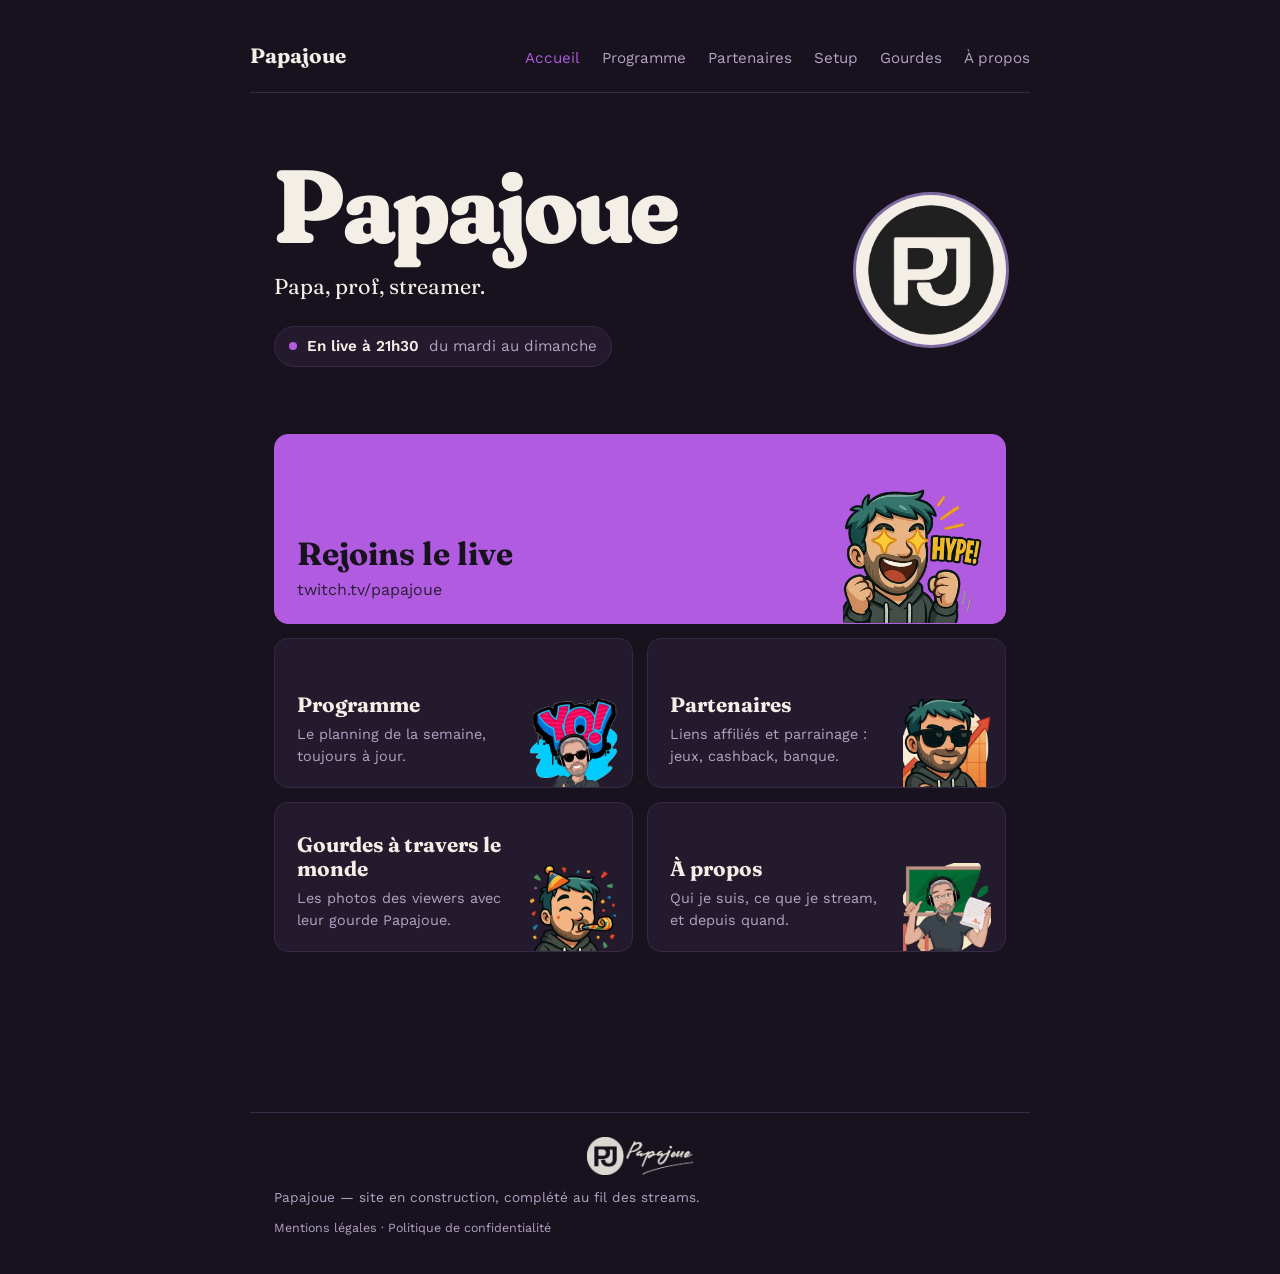
<file: index.html>
<!DOCTYPE html>
<html lang="fr">
<head>
<meta charset="UTF-8">
<meta name="viewport" content="width=device-width, initial-scale=1.0">
<title>Papajoue</title>
<link rel="icon" href="img/logo.png">
<script>
  // Animation d'arrivée : seulement à la première visite de l'accueil pendant la session
  try {
    if (!sessionStorage.getItem('papajoue-intro')) {
      document.documentElement.classList.add('intro');
      sessionStorage.setItem('papajoue-intro', '1');
    }
  } catch (e) {}
</script>
<link rel="stylesheet" href="style.css">
</head>
<body>

<header class="site-header">
  <div class="inner">
    <a class="brand" href="index.html">Papajoue</a>
    <nav class="site-nav">
      <a href="index.html" class="active">Accueil</a>
      <a href="programme.html">Programme</a>
      <a href="partenaires.html">Partenaires</a>
      <a href="setup.html">Setup</a>
      <a href="gourdes.html">Gourdes</a>
      <a href="apropos.html">À propos</a>
    </nav>
  </div>
</header>

<main class="wrap">
  <section class="home-hero">
    <div>
      <h1 class="home-title">Papajoue</h1>
      <p class="home-roles">Papa, prof, streamer.</p>
      <p class="home-live">
        <span class="dot" aria-hidden="true"></span>
        <strong>En live à 21h30</strong>
        <span>du mardi au dimanche</span>
      </p>
    </div>
    <div class="home-logo">
      <img src="img/logo.png" alt="Logo Papajoue">
    </div>
  </section>

  <nav class="home-grid" aria-label="Rubriques du site">
    <a class="tile tile-live" href="https://www.twitch.tv/papajoue" target="_blank" rel="noopener">
      <span class="tile-title">Rejoins le live</span>
      <span class="tile-desc">twitch.tv/papajoue</span>
      <img class="tile-emote" src="img/emotes/mini/hype.webp" alt="" width="140" height="140">
    </a>
    <a class="tile" href="programme.html">
      <span class="tile-title">Programme</span>
      <span class="tile-desc">Le planning de la semaine, toujours à jour.</span>
      <img class="tile-emote" src="img/emotes/mini/yo.webp" alt="" width="88" height="88">
    </a>
    <a class="tile" href="partenaires.html">
      <span class="tile-title">Partenaires</span>
      <span class="tile-desc">Liens affiliés et parrainage : jeux, cashback, banque.</span>
      <img class="tile-emote" src="img/emotes/mini/stonks.webp" alt="" width="88" height="88">
    </a>
    <a class="tile" href="gourdes.html">
      <span class="tile-title">Gourdes à travers le monde</span>
      <span class="tile-desc">Les photos des viewers avec leur gourde Papajoue.</span>
      <img class="tile-emote" src="img/emotes/mini/party.webp" alt="" width="88" height="88">
    </a>
    <a class="tile" href="apropos.html">
      <span class="tile-title">À propos</span>
      <span class="tile-desc">Qui je suis, ce que je stream, et depuis quand.</span>
      <img class="tile-emote" src="img/emotes/mini/prof.webp" alt="" width="88" height="88">
    </a>
  </nav>
</main>

<footer class="site-footer">
  <img src="img/logo-complet-light.png" alt="Signature Papajoue" style="height:38px; width:auto; display:block; margin:0 auto 12px auto; opacity:0.9;">
  Papajoue — site en construction, complété au fil des streams.
  <p style="margin-top:10px; font-size:0.78rem;">
    <a href="mentions-legales.html" style="color:var(--text-muted);">Mentions légales</a> · <a href="politique-confidentialite.html" style="color:var(--text-muted);">Politique de confidentialité</a>
  </p>
</footer>

</body>
</html>
</file>
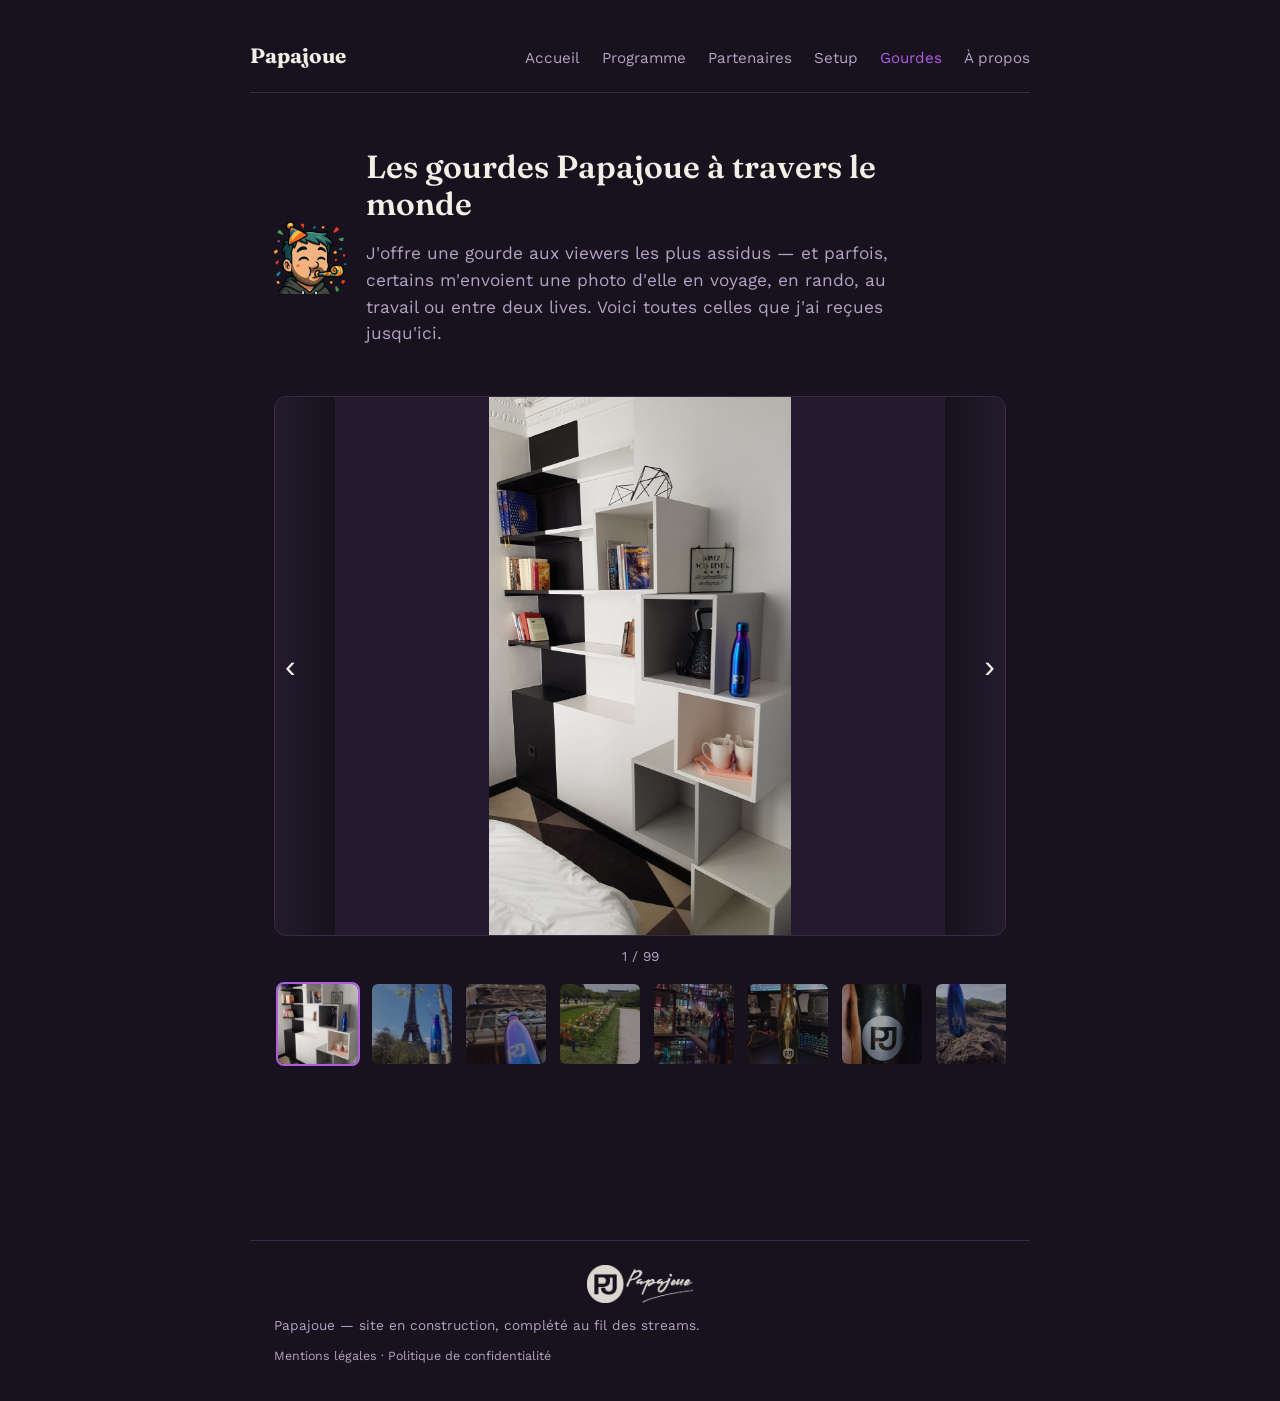
<file: gourdes.html>
<!DOCTYPE html>
<html lang="fr">
<head>
<meta charset="UTF-8">
<meta name="viewport" content="width=device-width, initial-scale=1.0">
<title>Les gourdes Papajoue à travers le monde</title>
<link rel="icon" href="img/logo.png">
<link rel="stylesheet" href="style.css">
<style>
  .viewer {
    margin-top: 24px;
  }
  .viewer-main {
    position: relative;
    background: var(--bg-card);
    border: 1px solid var(--border);
    border-radius: 12px;
    overflow: hidden;
    display: flex;
    align-items: center;
    justify-content: center;
    height: 60vh;
    min-height: 320px;
    max-height: 640px;
  }
  .viewer-main img {
    max-width: 100%;
    max-height: 100%;
    object-fit: contain;
    display: block;
  }
  .viewer-arrow {
    position: absolute;
    top: 0;
    bottom: 0;
    width: 60px;
    border: none;
    background: linear-gradient(to var(--dir), rgba(0,0,0,0.35), transparent);
    color: var(--text);
    font-size: 2rem;
    cursor: pointer;
    display: flex;
    align-items: center;
    justify-content: center;
    transition: background 0.2s ease;
  }
  .viewer-arrow:hover { background: rgba(0,0,0,0.5); }
  .viewer-arrow.prev { left: 0; justify-content: flex-start; padding-left: 10px; }
  .viewer-arrow.next { right: 0; justify-content: flex-end; padding-right: 10px; }
  .viewer-count {
    text-align: center;
    color: var(--text-muted);
    font-size: 0.85rem;
    margin-top: 10px;
  }
  .thumb-strip {
    display: flex;
    gap: 10px;
    overflow-x: auto;
    padding: 14px 2px;
    scroll-behavior: smooth;
  }
  .thumb-strip img {
    width: 84px;
    height: 84px;
    object-fit: cover;
    border-radius: 8px;
    border: 2px solid transparent;
    cursor: pointer;
    flex-shrink: 0;
    opacity: 0.6;
    transition: opacity 0.15s ease, border-color 0.15s ease;
  }
  .thumb-strip img:hover { opacity: 0.9; }
  .thumb-strip img.active {
    opacity: 1;
    border-color: var(--accent);
  }
</style>
</head>
<body>

<header class="site-header">
  <div class="inner">
    <a class="brand" href="index.html">Papajoue</a>
    <nav class="site-nav">
      <a href="index.html">Accueil</a>
      <a href="programme.html">Programme</a>
      <a href="partenaires.html">Partenaires</a>
      <a href="setup.html">Setup</a>
      <a href="gourdes.html" class="active">Gourdes</a>
      <a href="apropos.html">À propos</a>
    </nav>
  </div>
</header>

<main class="wrap">
  <div class="hero" style="display:flex; align-items:center; gap:18px;">
    <img src="img/emotes/party.png" alt="Émote fête" style="width:74px; height:74px; border-radius:10px; flex-shrink:0;">
    <div>
      <h1>Les gourdes Papajoue à travers le monde</h1>
      <p class="lede">J'offre une gourde aux viewers les plus assidus — et parfois, certains m'envoient une photo d'elle en voyage, en rando, au travail ou entre deux lives. Voici toutes celles que j'ai reçues jusqu'ici.</p>
    </div>
  </div>

  <div class="viewer">
    <div class="viewer-main">
      <button class="viewer-arrow prev" style="--dir: left;" onclick="showPhoto(current - 1)" aria-label="Photo précédente">&#8249;</button>
      <img id="main-photo" src="img/gourdes/gourde-01.jpg" alt="Gourde Papajoue">
      <button class="viewer-arrow next" style="--dir: right;" onclick="showPhoto(current + 1)" aria-label="Photo suivante">&#8250;</button>
    </div>
    <div class="viewer-count" id="photo-count">1 / 93</div>
    <div class="thumb-strip" id="thumb-strip"></div>
  </div>
</main>

<footer class="site-footer">
  <img src="img/logo-complet-light.png" alt="Signature Papajoue" style="height:38px; width:auto; display:block; margin:0 auto 12px auto; opacity:0.9;">
  Papajoue — site en construction, complété au fil des streams.
  <p style="margin-top:10px; font-size:0.78rem;">
    <a href="mentions-legales.html" style="color:var(--text-muted);">Mentions légales</a> · <a href="politique-confidentialite.html" style="color:var(--text-muted);">Politique de confidentialité</a>
  </p>
</footer>

<script>
  const photos = [
    'gourde-01',
    'gourde-02',
    'gourde-03',
    'gourde-04',
    'gourde-05',
    'gourde-06',
    'gourde-07',
    'gourde-10',
    'gourde-11',
    'gourde-12',
    'gourde-13',
    'gourde-14',
    'gourde-15',
    'gourde-16',
    'gourde-17',
    'gourde-18',
    'gourde-19',
    'gourde-20',
    'gourde-21',
    'gourde-22',
    'gourde-23',
    'gourde-24',
    'gourde-25',
    'gourde-26',
    'gourde-27',
    'gourde-28',
    'gourde-29',
    'gourde-30',
    'gourde-31',
    'gourde-32',
    'gourde-33',
    'gourde-34',
    'gourde-35',
    'gourde-36',
    'gourde-37',
    'gourde-38',
    'gourde-39',
    'gourde-40',
    'gourde-41',
    'gourde-42',
    'gourde-43',
    'gourde-44',
    'gourde-45',
    'gourde-46',
    'gourde-47',
    'gourde-48',
    'gourde-49',
    'gourde-50',
    'gourde-51',
    'gourde-52',
    'gourde-53',
    'gourde-54',
    'gourde-55',
    'gourde-56',
    'gourde-57',
    'gourde-58',
    'gourde-59',
    'gourde-60',
    'gourde-61',
    'gourde-62',
    'gourde-63',
    'gourde-64',
    'gourde-65',
    'gourde-66',
    'gourde-67',
    'gourde-68',
    'gourde-69',
    'gourde-70',
    'gourde-71',
    'gourde-72',
    'gourde-73',
    'gourde-74',
    'gourde-75',
    'gourde-76',
    'gourde-77',
    'gourde-78',
    'gourde-79',
    'gourde-80',
    'gourde-81',
    'gourde-82',
    'gourde-83',
    'gourde-84',
    'gourde-85',
    'gourde-86',
    'gourde-87',
    'gourde-88',
    'gourde-89',
    'gourde-90',
    'gourde-91',
    'gourde-92',
    'gourde-93',
    'gourde-94',
    'gourde-95',
    'gourde-96',
    'gourde-97',
    'gourde-98',
    'gourde-99',
    'gourde-100',
    'gourde-101'
  ];
  let current = 0;

  const mainPhoto = document.getElementById('main-photo');
  const countLabel = document.getElementById('photo-count');
  const strip = document.getElementById('thumb-strip');

  photos.forEach((slug, i) => {
    const t = document.createElement('img');
    t.src = 'img/gourdes/' + slug + '-thumb.jpg';
    t.alt = 'Miniature ' + (i + 1);
    t.dataset.index = i;
    t.addEventListener('click', () => showPhoto(i));
    strip.appendChild(t);
  });

  function showPhoto(i) {
    current = (i + photos.length) % photos.length;
    mainPhoto.src = 'img/gourdes/' + photos[current] + '.jpg';
    countLabel.textContent = (current + 1) + ' / ' + photos.length;
    [...strip.children].forEach((el, idx) => {
      el.classList.toggle('active', idx === current);
    });
    const activeThumb = strip.children[current];
    if (activeThumb) {
      activeThumb.scrollIntoView({ behavior: 'smooth', inline: 'center', block: 'nearest' });
    }
  }

  document.addEventListener('keydown', (e) => {
    if (e.key === 'ArrowLeft') showPhoto(current - 1);
    if (e.key === 'ArrowRight') showPhoto(current + 1);
  });

  showPhoto(0);
</script>

</body>
</html>
</file>
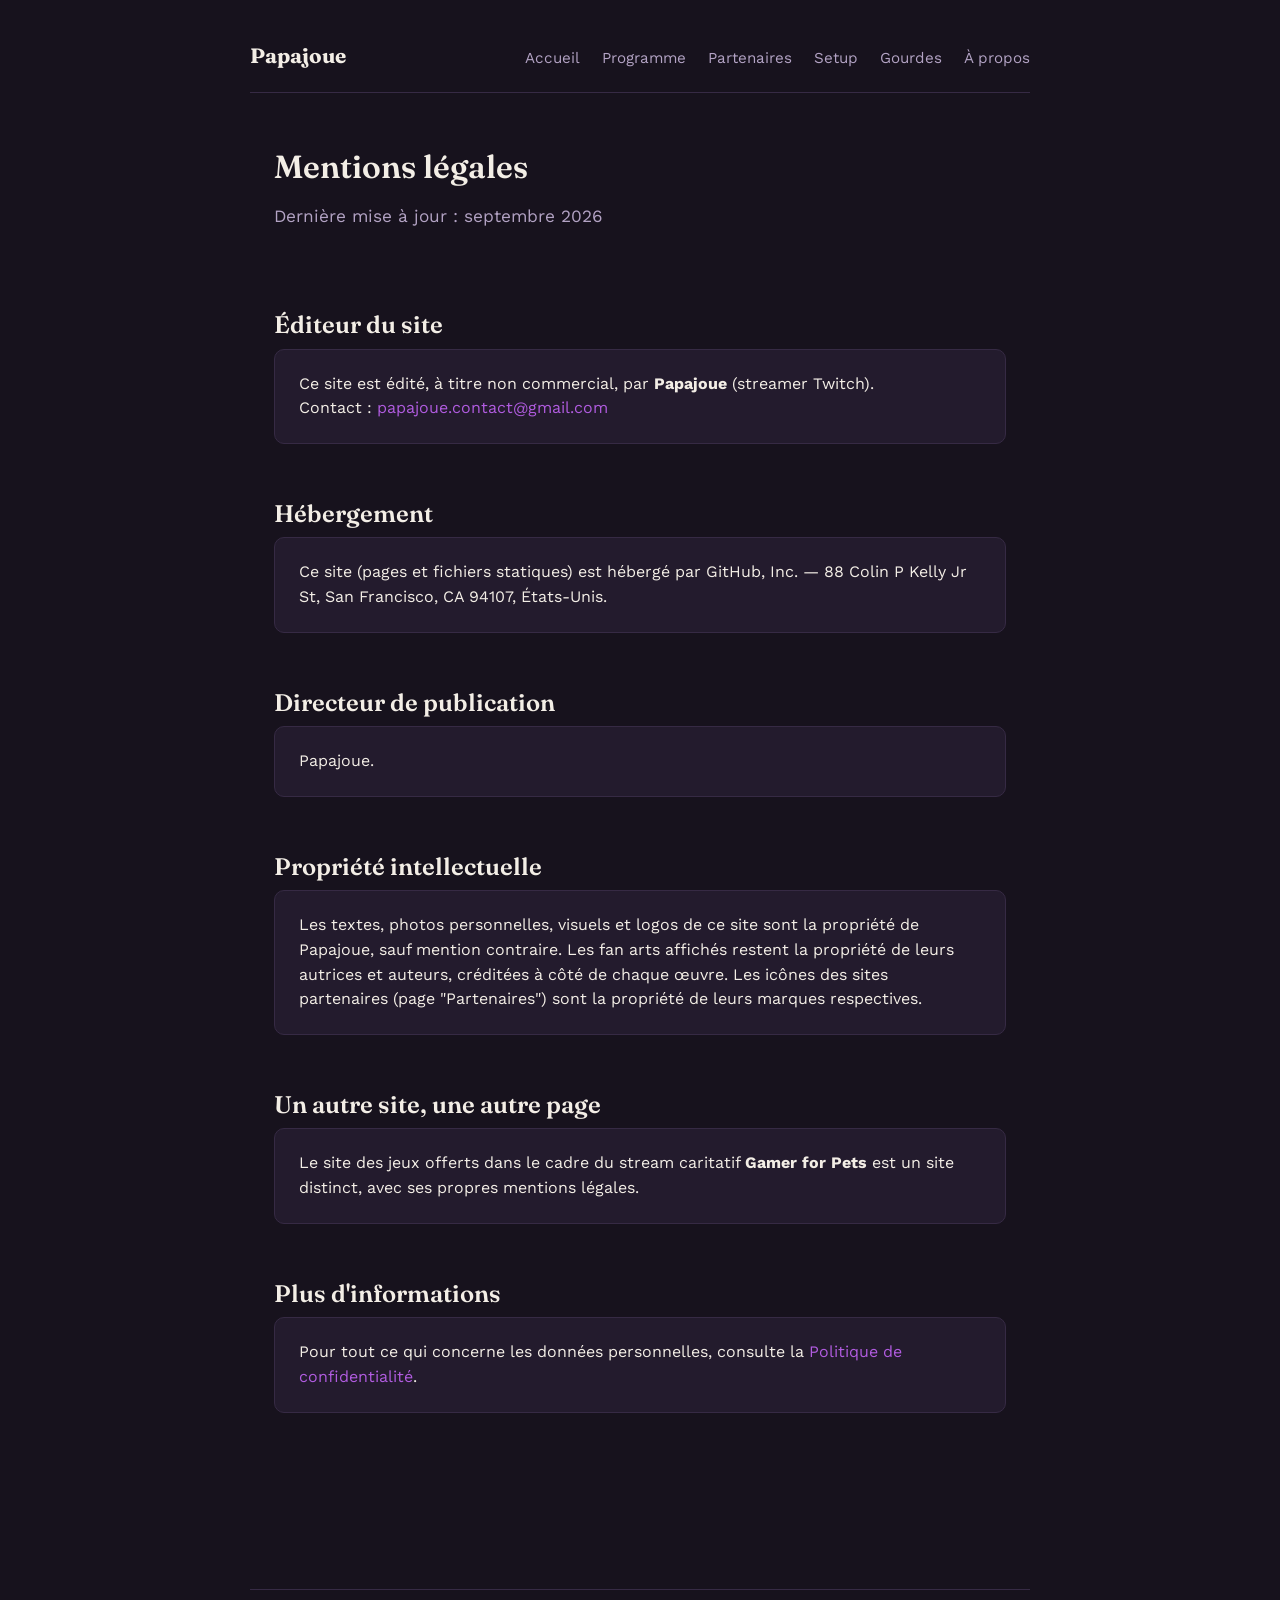
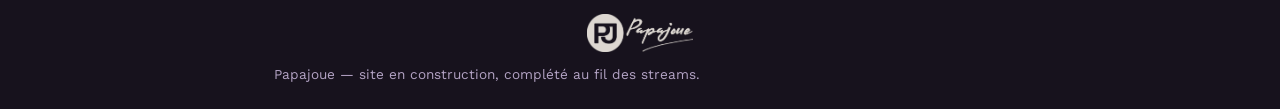
<file: mentions-legales.html>
<!DOCTYPE html>
<html lang="fr">
<head>
<meta charset="UTF-8">
<meta name="viewport" content="width=device-width, initial-scale=1.0">
<title>Mentions légales — Papajoue</title>
<link rel="icon" href="img/logo.png">
<link rel="stylesheet" href="style.css">
</head>
<body>

<header class="site-header">
  <div class="inner">
    <a class="brand" href="index.html">Papajoue</a>
    <nav class="site-nav">
      <a href="index.html">Accueil</a>
      <a href="programme.html">Programme</a>
      <a href="partenaires.html">Partenaires</a>
      <a href="setup.html">Setup</a>
      <a href="gourdes.html">Gourdes</a>
      <a href="apropos.html">À propos</a>
    </nav>
  </div>
</header>

<main class="wrap">
  <div class="hero">
    <h1>Mentions légales</h1>
    <p class="lede" style="color: var(--text-muted);">Dernière mise à jour : septembre 2026</p>
  </div>

  <div class="section">
    <h2>Éditeur du site</h2>
    <div class="card">
      Ce site est édité, à titre non commercial, par <strong>Papajoue</strong> (streamer Twitch).<br>
      Contact : <a href="mailto:papajoue.contact@gmail.com">papajoue.contact@gmail.com</a>
    </div>
  </div>

  <div class="section">
    <h2>Hébergement</h2>
    <div class="card">
      Ce site (pages et fichiers statiques) est hébergé par GitHub, Inc. — 88 Colin P Kelly Jr St, San Francisco, CA 94107, États-Unis.
    </div>
  </div>

  <div class="section">
    <h2>Directeur de publication</h2>
    <div class="card">Papajoue.</div>
  </div>

  <div class="section">
    <h2>Propriété intellectuelle</h2>
    <div class="card">
      Les textes, photos personnelles, visuels et logos de ce site sont la propriété de Papajoue, sauf mention contraire. Les fan arts affichés restent la propriété de leurs autrices et auteurs, créditées à côté de chaque œuvre. Les icônes des sites partenaires (page "Partenaires") sont la propriété de leurs marques respectives.
    </div>
  </div>

  <div class="section">
    <h2>Un autre site, une autre page</h2>
    <div class="card">
      Le site des jeux offerts dans le cadre du stream caritatif <strong>Gamer for Pets</strong> est un site distinct, avec ses propres mentions légales.
    </div>
  </div>

  <div class="section">
    <h2>Plus d'informations</h2>
    <div class="card">
      Pour tout ce qui concerne les données personnelles, consulte la <a href="politique-confidentialite.html">Politique de confidentialité</a>.
    </div>
  </div>
</main>

<footer class="site-footer">
  <img src="img/logo-complet-light.png" alt="Signature Papajoue" style="height:38px; width:auto; display:block; margin:0 auto 12px auto; opacity:0.9;">
  Papajoue — site en construction, complété au fil des streams.
</footer>

</body>
</html>
</file>
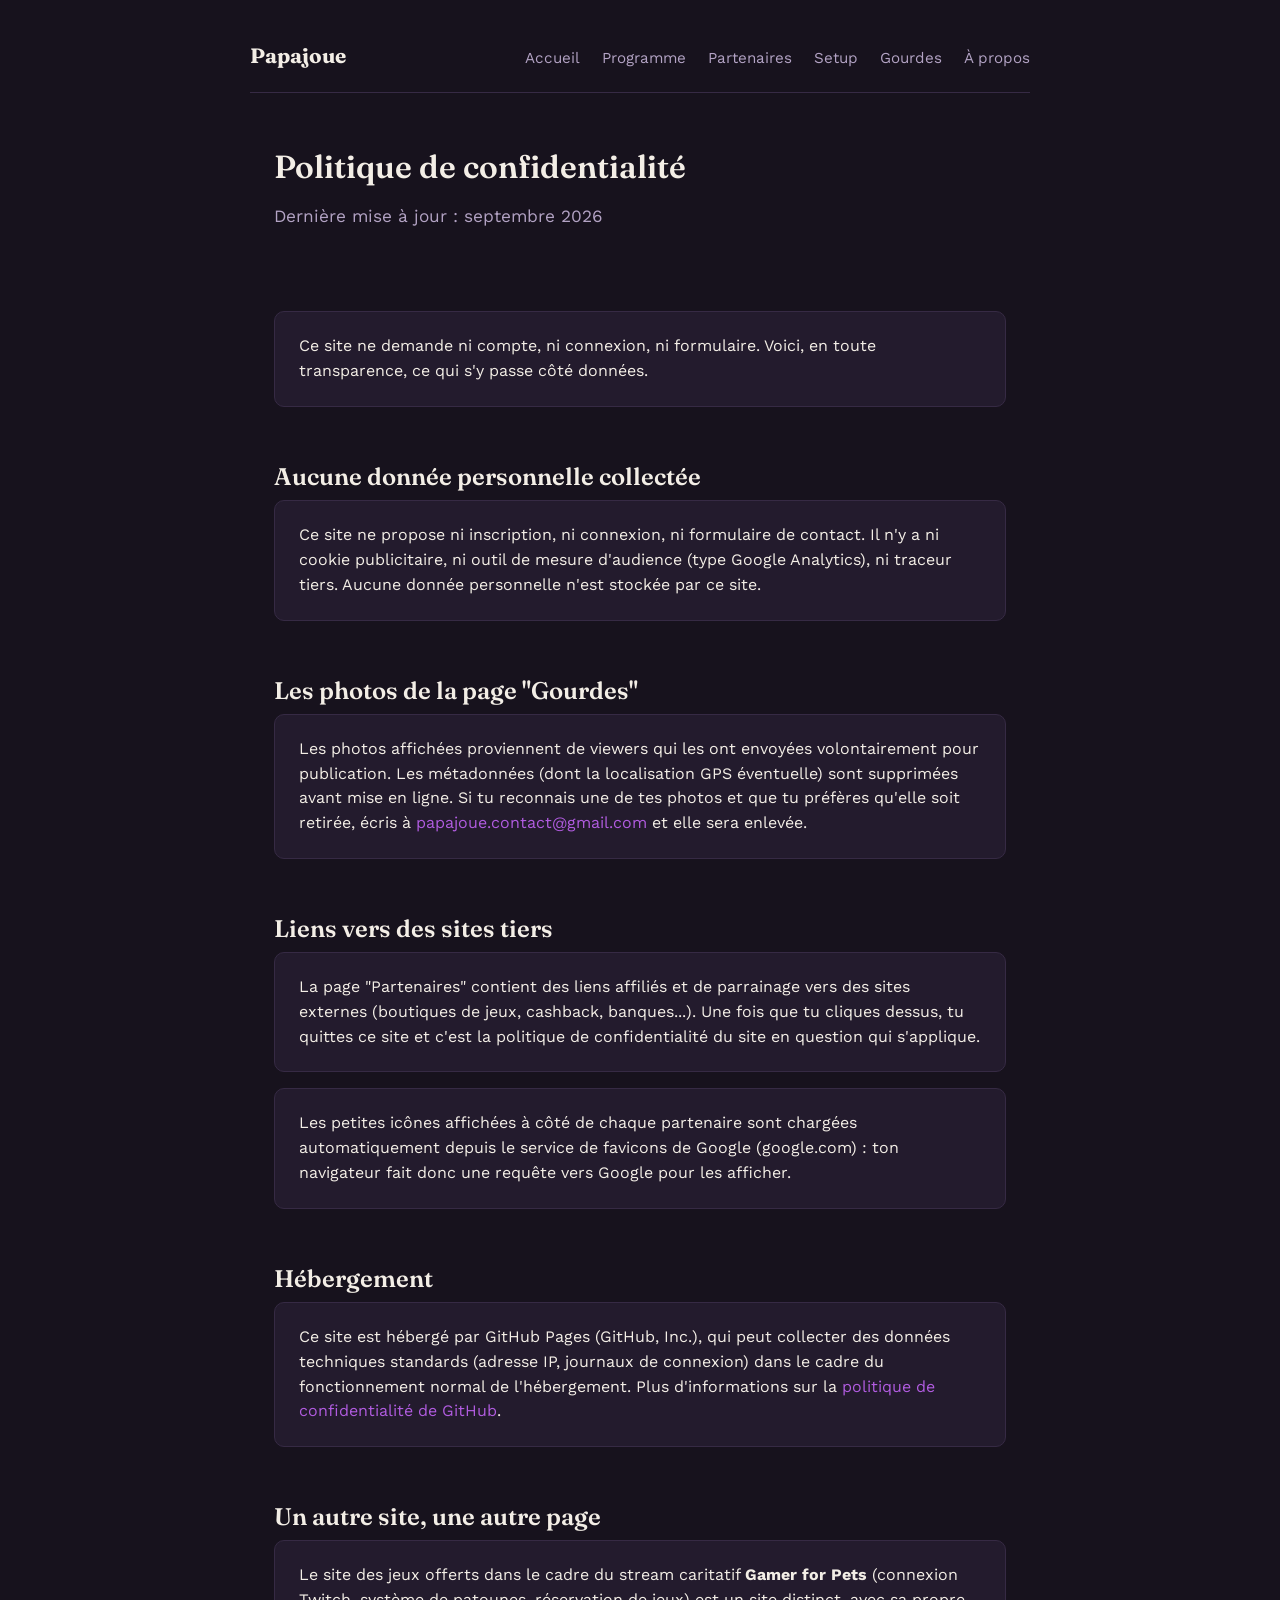
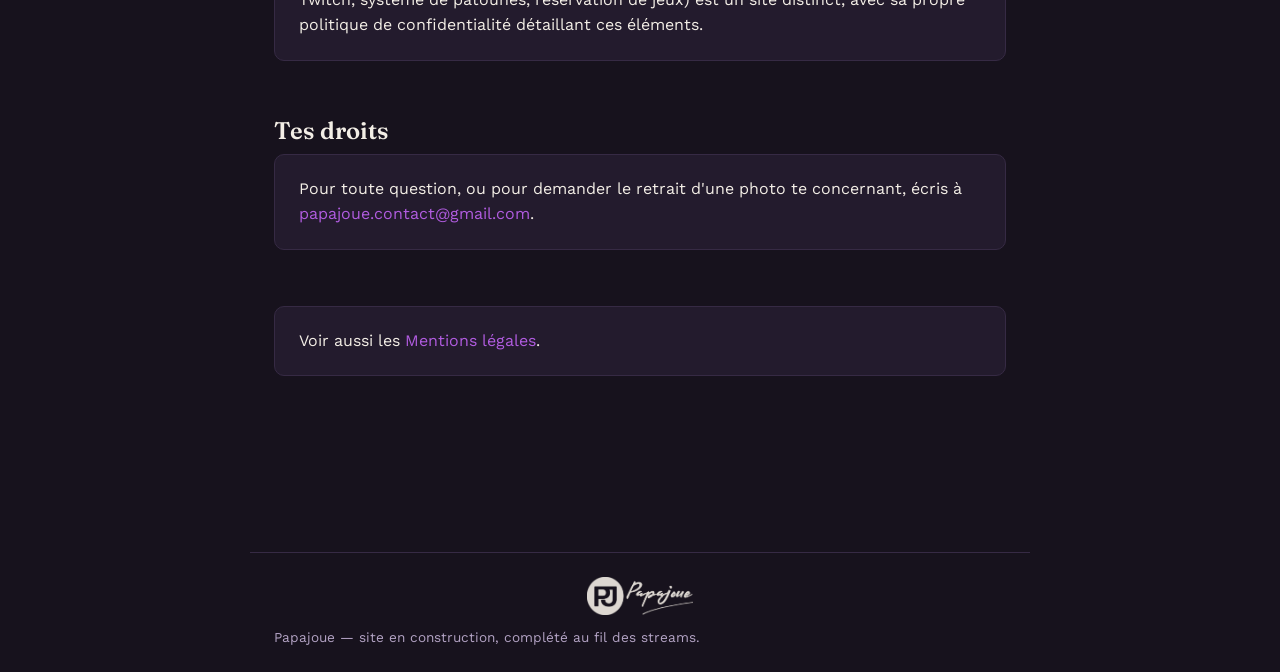
<file: politique-confidentialite.html>
<!DOCTYPE html>
<html lang="fr">
<head>
<meta charset="UTF-8">
<meta name="viewport" content="width=device-width, initial-scale=1.0">
<title>Politique de confidentialité — Papajoue</title>
<link rel="icon" href="img/logo.png">
<link rel="stylesheet" href="style.css">
</head>
<body>

<header class="site-header">
  <div class="inner">
    <a class="brand" href="index.html">Papajoue</a>
    <nav class="site-nav">
      <a href="index.html">Accueil</a>
      <a href="programme.html">Programme</a>
      <a href="partenaires.html">Partenaires</a>
      <a href="setup.html">Setup</a>
      <a href="gourdes.html">Gourdes</a>
      <a href="apropos.html">À propos</a>
    </nav>
  </div>
</header>

<main class="wrap">
  <div class="hero">
    <h1>Politique de confidentialité</h1>
    <p class="lede" style="color: var(--text-muted);">Dernière mise à jour : septembre 2026</p>
  </div>

  <div class="section">
    <div class="card">
      Ce site ne demande ni compte, ni connexion, ni formulaire. Voici, en toute transparence, ce qui s'y passe côté données.
    </div>
  </div>

  <div class="section">
    <h2>Aucune donnée personnelle collectée</h2>
    <div class="card">
      Ce site ne propose ni inscription, ni connexion, ni formulaire de contact. Il n'y a ni cookie publicitaire, ni outil de mesure d'audience (type Google Analytics), ni traceur tiers. Aucune donnée personnelle n'est stockée par ce site.
    </div>
  </div>

  <div class="section">
    <h2>Les photos de la page "Gourdes"</h2>
    <div class="card">
      Les photos affichées proviennent de viewers qui les ont envoyées volontairement pour publication. Les métadonnées (dont la localisation GPS éventuelle) sont supprimées avant mise en ligne. Si tu reconnais une de tes photos et que tu préfères qu'elle soit retirée, écris à <a href="mailto:papajoue.contact@gmail.com">papajoue.contact@gmail.com</a> et elle sera enlevée.
    </div>
  </div>

  <div class="section">
    <h2>Liens vers des sites tiers</h2>
    <div class="card">
      La page "Partenaires" contient des liens affiliés et de parrainage vers des sites externes (boutiques de jeux, cashback, banques...). Une fois que tu cliques dessus, tu quittes ce site et c'est la politique de confidentialité du site en question qui s'applique.
    </div>
    <div class="card">
      Les petites icônes affichées à côté de chaque partenaire sont chargées automatiquement depuis le service de favicons de Google (google.com) : ton navigateur fait donc une requête vers Google pour les afficher.
    </div>
  </div>

  <div class="section">
    <h2>Hébergement</h2>
    <div class="card">
      Ce site est hébergé par GitHub Pages (GitHub, Inc.), qui peut collecter des données techniques standards (adresse IP, journaux de connexion) dans le cadre du fonctionnement normal de l'hébergement. Plus d'informations sur la <a href="https://docs.github.com/en/site-policy/privacy-policies/github-general-privacy-statement" target="_blank" rel="noopener">politique de confidentialité de GitHub</a>.
    </div>
  </div>

  <div class="section">
    <h2>Un autre site, une autre page</h2>
    <div class="card">
      Le site des jeux offerts dans le cadre du stream caritatif <strong>Gamer for Pets</strong> (connexion Twitch, système de patounes, réservation de jeux) est un site distinct, avec sa propre politique de confidentialité détaillant ces éléments.
    </div>
  </div>

  <div class="section">
    <h2>Tes droits</h2>
    <div class="card">
      Pour toute question, ou pour demander le retrait d'une photo te concernant, écris à <a href="mailto:papajoue.contact@gmail.com">papajoue.contact@gmail.com</a>.
    </div>
  </div>

  <div class="section">
    <div class="card">
      Voir aussi les <a href="mentions-legales.html">Mentions légales</a>.
    </div>
  </div>
</main>

<footer class="site-footer">
  <img src="img/logo-complet-light.png" alt="Signature Papajoue" style="height:38px; width:auto; display:block; margin:0 auto 12px auto; opacity:0.9;">
  Papajoue — site en construction, complété au fil des streams.
</footer>

</body>
</html>
</file>
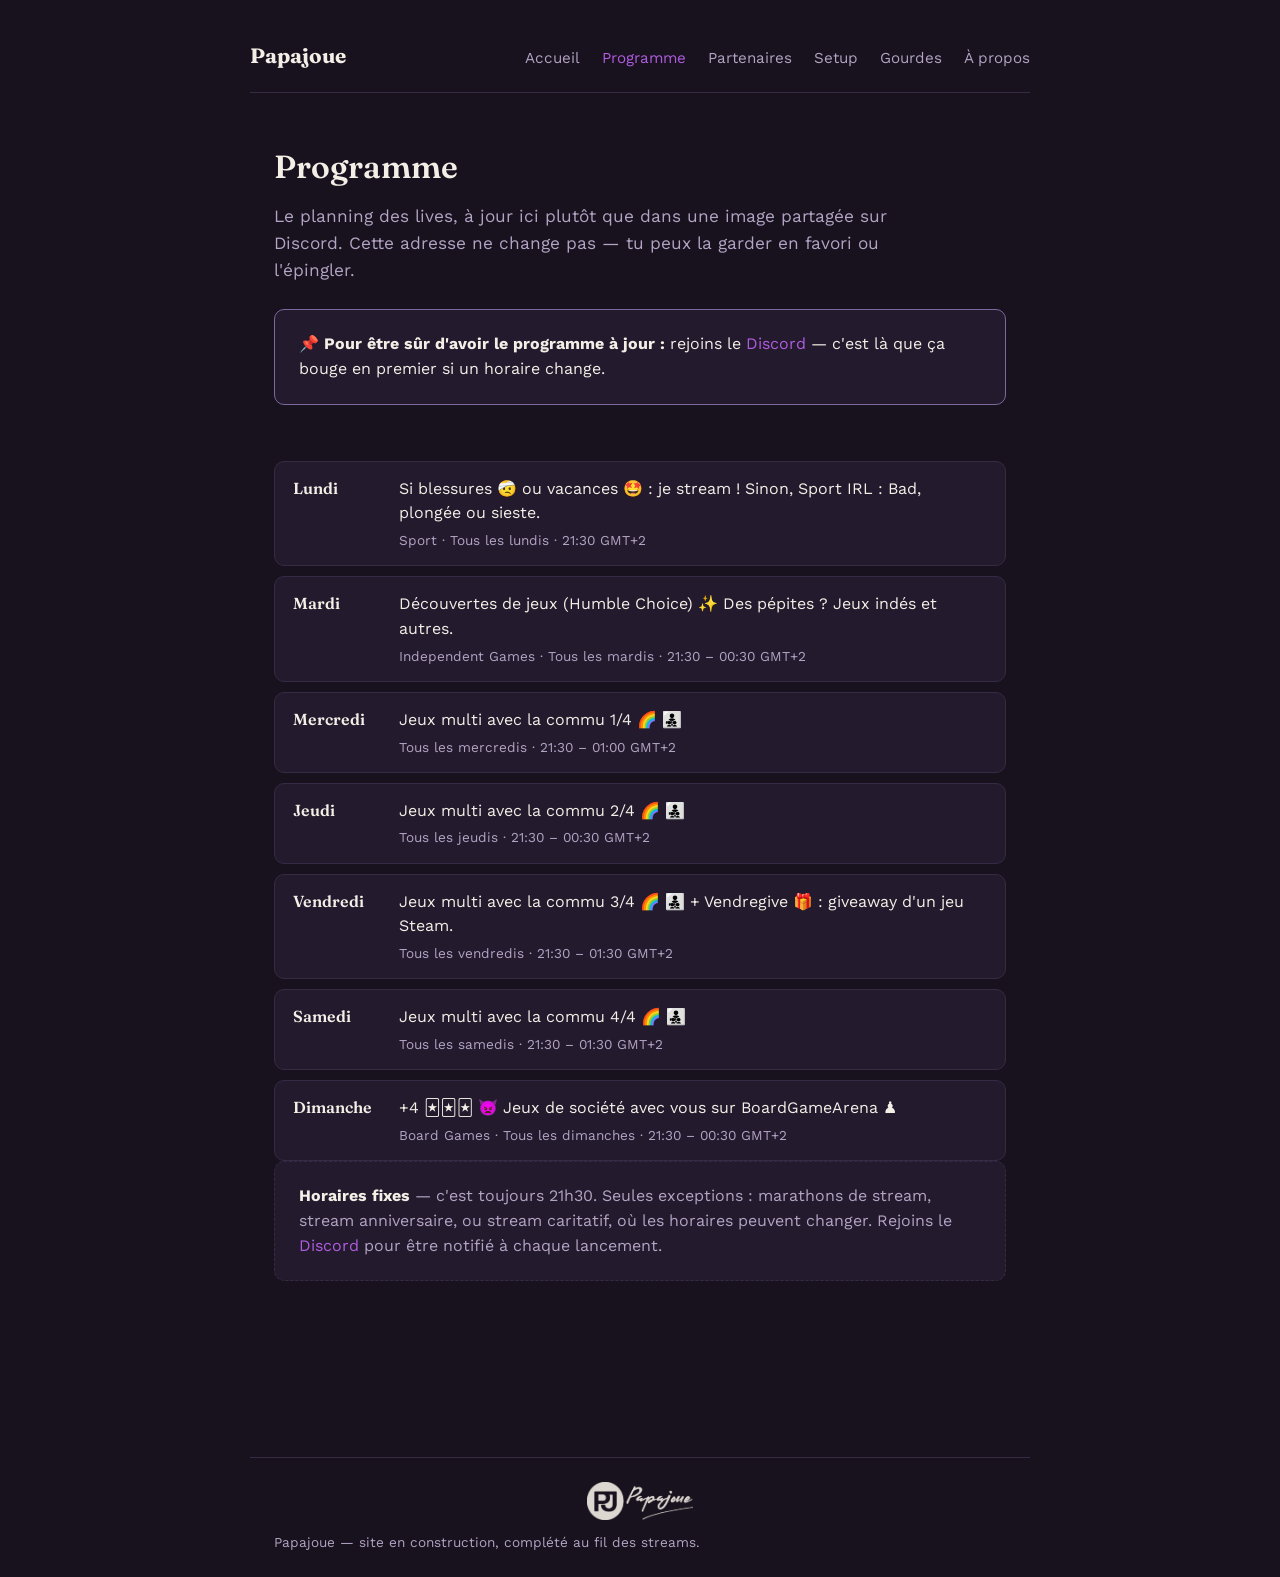
<file: programme.html>
<!DOCTYPE html>
<html lang="fr">
<head>
<meta charset="UTF-8">
<meta name="viewport" content="width=device-width, initial-scale=1.0">
<title>Programme — Papajoue</title>
<link rel="icon" href="img/logo.png">
<link rel="stylesheet" href="style.css">
<style>
  .schedule-list {
    display: flex;
    flex-direction: column;
    gap: 10px;
    margin-top: 20px;
  }
  .schedule-day {
    background: var(--bg-card);
    border: 1px solid var(--border);
    border-radius: 10px;
    padding: 14px 18px;
    display: flex;
    gap: 16px;
    align-items: baseline;
    flex-wrap: wrap;
  }
  .schedule-day .day-name {
    font-family: 'Fraunces', serif;
    font-weight: 600;
    width: 90px;
    flex-shrink: 0;
  }
  .schedule-day .day-content {
    flex: 1 1 280px;
  }
  .schedule-day .day-meta {
    color: var(--text-muted);
    font-size: 0.85rem;
    margin-top: 4px;
  }
</style>
</head>
<body>

<header class="site-header">
  <div class="inner">
    <a class="brand" href="index.html">Papajoue</a>
    <nav class="site-nav">
      <a href="index.html">Accueil</a>
      <a href="programme.html" class="active">Programme</a>
      <a href="partenaires.html">Partenaires</a>
      <a href="setup.html">Setup</a>
      <a href="gourdes.html">Gourdes</a>
      <a href="apropos.html">À propos</a>
    </nav>
  </div>
</header>

<main class="wrap">
  <div class="hero">
    <h1>Programme</h1>
    <p class="lede">Le planning des lives, à jour ici plutôt que dans une image partagée sur Discord. Cette adresse ne change pas — tu peux la garder en favori ou l'épingler.</p>
  </div>

  <div class="card" style="border-color: var(--accent-soft);">
    <strong>📌 Pour être sûr d'avoir le programme à jour :</strong> rejoins le <a href="https://discord.gg/G6Q5cqsdb" target="_blank" rel="noopener">Discord</a> — c'est là que ça bouge en premier si un horaire change.
  </div>

  <div class="section">
    <div class="schedule-list">

      <div class="schedule-day">
        <div class="day-name">Lundi</div>
        <div class="day-content">
          Si blessures 🤕 ou vacances 🤩 : je stream ! Sinon, Sport IRL : Bad, plongée ou sieste.
          <div class="day-meta">Sport · Tous les lundis · 21:30 GMT+2</div>
        </div>
      </div>

      <div class="schedule-day">
        <div class="day-name">Mardi</div>
        <div class="day-content">
          Découvertes de jeux (Humble Choice) ✨ Des pépites ? Jeux indés et autres.
          <div class="day-meta">Independent Games · Tous les mardis · 21:30 – 00:30 GMT+2</div>
        </div>
      </div>

      <div class="schedule-day">
        <div class="day-name">Mercredi</div>
        <div class="day-content">
          Jeux multi avec la commu 1/4 🌈 👨‍👧‍👦
          <div class="day-meta">Tous les mercredis · 21:30 – 01:00 GMT+2</div>
        </div>
      </div>

      <div class="schedule-day">
        <div class="day-name">Jeudi</div>
        <div class="day-content">
          Jeux multi avec la commu 2/4 🌈 👨‍👧‍👦
          <div class="day-meta">Tous les jeudis · 21:30 – 00:30 GMT+2</div>
        </div>
      </div>

      <div class="schedule-day">
        <div class="day-name">Vendredi</div>
        <div class="day-content">
          Jeux multi avec la commu 3/4 🌈 👨‍👧‍👦 + Vendregive 🎁 : giveaway d'un jeu Steam.
          <div class="day-meta">Tous les vendredis · 21:30 – 01:30 GMT+2</div>
        </div>
      </div>

      <div class="schedule-day">
        <div class="day-name">Samedi</div>
        <div class="day-content">
          Jeux multi avec la commu 4/4 🌈 👨‍👧‍👦
          <div class="day-meta">Tous les samedis · 21:30 – 01:30 GMT+2</div>
        </div>
      </div>

      <div class="schedule-day">
        <div class="day-name">Dimanche</div>
        <div class="day-content">
          +4 🃏🃏🃏 👿 Jeux de société avec vous sur BoardGameArena ♟
          <div class="day-meta">Board Games · Tous les dimanches · 21:30 – 00:30 GMT+2</div>
        </div>
      </div>

    </div>
  </div>

  <div class="card placeholder">
    <strong>Horaires fixes</strong> — c'est toujours 21h30. Seules exceptions : marathons de stream, stream anniversaire, ou stream caritatif, où les horaires peuvent changer. Rejoins le <a href="https://discord.gg/G6Q5cqsdb" target="_blank" rel="noopener">Discord</a> pour être notifié à chaque lancement.
  </div>
</main>

<footer class="site-footer">
  <img src="img/logo-complet-light.png" alt="Signature Papajoue" style="height:38px; width:auto; display:block; margin:0 auto 12px auto; opacity:0.9;">
  Papajoue — site en construction, complété au fil des streams.
</footer>

</body>
</html>
</file>
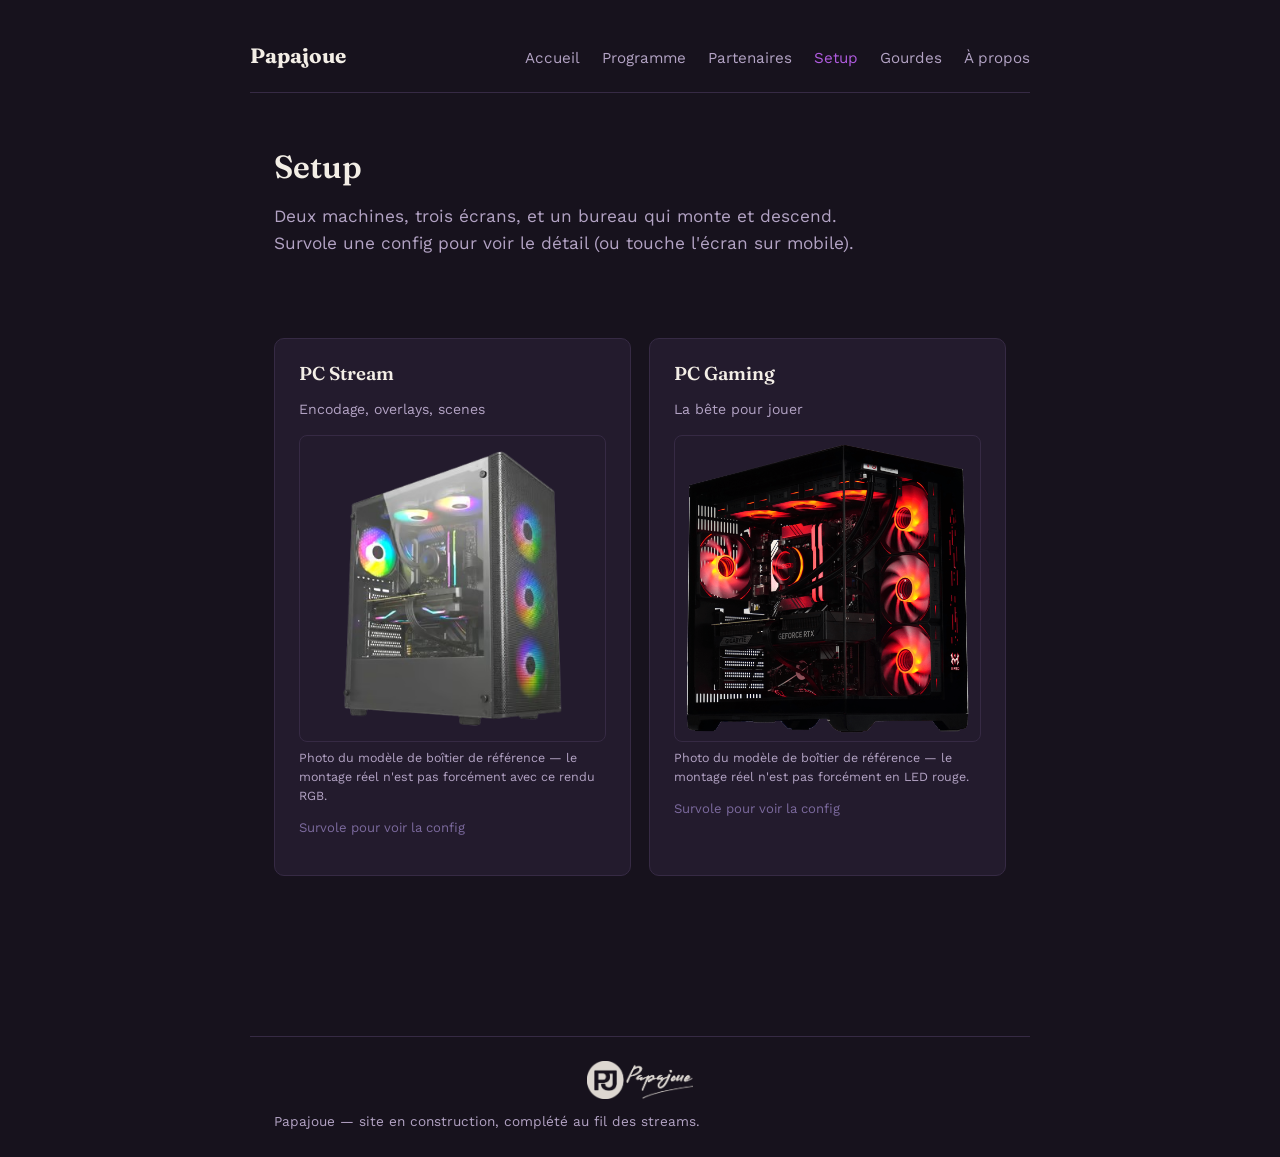
<file: setup.html>
<!DOCTYPE html>
<html lang="fr">
<head>
<meta charset="UTF-8">
<meta name="viewport" content="width=device-width, initial-scale=1.0">
<title>Setup — Papajoue</title>
<link rel="icon" href="img/logo.png">
<link rel="stylesheet" href="style.css">
<style>
  .rigs {
    display: grid;
    grid-template-columns: 1fr 1fr;
    gap: 18px;
    margin-top: 28px;
  }
  @media (max-width: 640px) {
    .rigs { grid-template-columns: 1fr; }
  }
  .rig {
    background: var(--bg-card);
    border: 1px solid var(--border);
    border-radius: 10px;
    padding: 24px;
    cursor: pointer;
  }
  .rig h3 {
    margin-bottom: 4px;
  }
  .rig .rig-tag {
    color: var(--text-muted);
    font-size: 0.88rem;
    margin-bottom: 0;
  }
  .rig .rig-photo {
    width: 100%;
    border-radius: 8px;
    display: block;
    margin-top: 14px;
    border: 1px solid var(--border);
  }
  .rig .photo-caption {
    color: var(--text-muted);
    font-size: 0.78rem;
    margin-top: 6px;
  }
  .rig .specs {
    list-style: none;
    margin: 0;
    padding: 0;
    max-height: 0;
    overflow: hidden;
    opacity: 0;
    transition: max-height 0.3s ease, opacity 0.25s ease, margin-top 0.3s ease;
  }
  .rig:hover .specs,
  .rig.open .specs {
    max-height: 600px;
    opacity: 1;
    margin-top: 18px;
  }
  .rig .specs li {
    display: flex;
    justify-content: space-between;
    gap: 12px;
    padding: 8px 0;
    border-top: 1px solid var(--border);
    font-size: 0.92rem;
  }
  .rig .specs li:first-child { border-top: none; }
  .rig .specs li .label {
    color: var(--text-muted);
    flex-shrink: 0;
  }
  .rig .specs li .value {
    text-align: right;
  }
  .rig .hint {
    color: var(--accent-soft);
    font-size: 0.82rem;
    margin-top: 10px;
  }
  .rig.open .hint, .rig:hover .hint { display: none; }

  .peripherals {
    display: grid;
    grid-template-columns: repeat(3, 1fr);
    gap: 14px;
    margin-top: 16px;
  }
  @media (max-width: 640px) {
    .peripherals { grid-template-columns: 1fr; }
  }
  .peripherals .card {
    margin-bottom: 0;
    text-align: center;
  }
  .peripherals .card .role {
    color: var(--text-muted);
    font-size: 0.85rem;
    display: block;
    margin-bottom: 6px;
  }
</style>
</head>
<body>

<header class="site-header">
  <div class="inner">
    <a class="brand" href="index.html">Papajoue</a>
    <nav class="site-nav">
      <a href="index.html">Accueil</a>
      <a href="programme.html">Programme</a>
      <a href="partenaires.html">Partenaires</a>
      <a href="setup.html" class="active">Setup</a>
      <a href="gourdes.html">Gourdes</a>
      <a href="apropos.html">À propos</a>
    </nav>
  </div>
</header>

<main class="wrap">
  <div class="hero">
    <h1>Setup</h1>
    <p class="lede">Deux machines, trois écrans, et un bureau qui monte et descend. Survole une config pour voir le détail (ou touche l'écran sur mobile).</p>
  </div>

  <div class="section">
    <div class="rigs">

      <div class="rig" tabindex="0">
        <h3>PC Stream</h3>
        <p class="rig-tag">Encodage, overlays, scenes</p>
        <img class="rig-photo" src="img/pc-stream.png" alt="Boîtier du PC stream, illustration du modèle de base">
        <p class="photo-caption">Photo du modèle de boîtier de référence — le montage réel n'est pas forcément avec ce rendu RGB.</p>
        <p class="hint">Survole pour voir la config</p>
        <ul class="specs">
          <li><span class="label">Carte mère</span><span class="value">MSI MAG B550 Tomahawk</span></li>
          <li><span class="label">Processeur</span><span class="value">AMD Ryzen 5 5600X, 6x 4.6GHz</span></li>
          <li><span class="label">Mémoire</span><span class="value">4x 16Go DDR4 PC-3200</span></li>
          <li><span class="label">Carte graphique</span><span class="value">Nvidia GeForce RTX 3070 8Go</span></li>
          <li><span class="label">Stockage HDD</span><span class="value">Seagate 8To + 4To</span></li>
          <li><span class="label">Stockage NVMe</span><span class="value">Kingston A2000 1To + Crucial 1To</span></li>
          <li><span class="label">Écran 1</span><span class="value">Ozone 144Hz, 1440p, 27"</span></li>
          <li><span class="label">Écran 2</span><span class="value">Hyama 144Hz, 1080p, 24"</span></li>
        </ul>
      </div>

      <div class="rig" tabindex="0">
        <h3>PC Gaming</h3>
        <p class="rig-tag">La bête pour jouer</p>
        <img class="rig-photo" src="img/pc-gaming.png" alt="Boîtier du PC gaming, illustration du modèle de base">
        <p class="photo-caption">Photo du modèle de boîtier de référence — le montage réel n'est pas forcément en LED rouge.</p>
        <p class="hint">Survole pour voir la config</p>
        <ul class="specs">
          <li><span class="label">Boîtier</span><span class="value">M.red Crystal Sea Black</span></li>
          <li><span class="label">Carte mère</span><span class="value">Asus PRIME B760-PLUS</span></li>
          <li><span class="label">Processeur</span><span class="value">Intel Core i7-14700KF, 5.6GHz</span></li>
          <li><span class="label">Mémoire</span><span class="value">Corsair Vengeance RGB 32Go DDR5 6000MHz CL36</span></li>
          <li><span class="label">Carte graphique</span><span class="value">Nvidia GeForce RTX 5080 16Go</span></li>
          <li><span class="label">Stockage SSD</span><span class="value">Kingston SNV3S 2To NVMe Gen4</span></li>
          <li><span class="label">Watercooling</span><span class="value">M.red ONYX 360 ARGB</span></li>
          <li><span class="label">Alimentation</span><span class="value">M.red MRR-1300AP VP2, 80+ Platinum</span></li>
          <li><span class="label">Écran 1</span><span class="value">Ozone 144Hz, 1440p, 27"</span></li>
          <li><span class="label">Écran 2</span><span class="value">Hyama 144Hz, 1080p, 24"</span></li>
        </ul>
      </div>

    </div>
  </div>

  <!--
  <div class="section">
    <h2>Écran de chat</h2>
    <div class="card">
      Un troisième écran, monté en portrait, dédié au chat en permanence. Rien que pour vous, rien que pour essayer de bien lire tous vos messages.
    </div>
  </div>

  <div class="section">
    <h2>Périphériques</h2>
    <div class="peripherals">
      <div class="card">
        <span class="role">Clavier gaming</span>
        Razer Ornata V3
      </div>
      <div class="card">
        <span class="role">Souris</span>
        Razer Naga Trinity
      </div>
      <div class="card">
        <span class="role">Pavé de raccourcis</span>
        Razer Tartarus V2
      </div>
    </div>
  </div>

  <div class="section">
    <h2>Bureau</h2>
    <div class="card">
      Bureau assis-debout, plateau en bois, avec deux Stream Deck (un modèle standard et un XL) pour piloter scènes et raccourcis en direct.
    </div>
    <img src="img/photo-real.jpg" alt="Papajoue en poste, casque et manette" style="width:100%; max-width:360px; border-radius:10px; border:1px solid var(--border); display:block; margin-top:4px;">
  </div>
  -->
</main>

<footer class="site-footer">
  <img src="img/logo-complet-light.png" alt="Signature Papajoue" style="height:38px; width:auto; display:block; margin:0 auto 12px auto; opacity:0.9;">
  Papajoue — site en construction, complété au fil des streams.
</footer>

<script>
  // Fallback tap-to-toggle for touch devices where :hover doesn't apply
  document.querySelectorAll('.rig').forEach(function (rig) {
    rig.addEventListener('click', function () {
      document.querySelectorAll('.rig').forEach(function (r) {
        if (r !== rig) r.classList.remove('open');
      });
      rig.classList.toggle('open');
    });
  });
</script>

</body>
</html>
</file>
<file: style.css>
@import url('https://fonts.googleapis.com/css2?family=Fraunces:opsz,wght,SOFT,WONK@9..144,400..800,0..100,0..1&family=Work+Sans:wght@400;500;600&display=swap');

:root {
  --bg: #17121D;
  --bg-card: #231B2D;
  --bg-card-hover: #2D2338;
  --text: #F3EEE6;
  --text-muted: #B3A3C4;
  --accent: #B15CE0;
  --accent-soft: #7C6A9E;
  --border: #362A44;
  --focus: #B15CE0;

  /* Courbes d'animation (Emil Kowalski) */
  --ease-out: cubic-bezier(0.23, 1, 0.32, 1);
  --ease-in-out: cubic-bezier(0.77, 0, 0.175, 1);
}

* { box-sizing: border-box; }

html, body {
  margin: 0;
  padding: 0;
  background: var(--bg);
  color: var(--text);
  font-family: 'Work Sans', system-ui, sans-serif;
  line-height: 1.55;
}

h1, h2, h3 {
  font-family: 'Fraunces', Georgia, serif;
  font-weight: 600;
  line-height: 1.15;
  margin: 0 0 0.4em 0;
}

a {
  color: var(--accent);
  text-decoration: none;
}

a:hover { text-decoration: underline; }

a:focus-visible, button:focus-visible {
  outline: 2px solid var(--focus);
  outline-offset: 3px;
}

.wrap {
  max-width: 780px;
  margin: 0 auto;
  padding: 0 24px 100px 24px;
}

header.site-header {
  padding: 40px 24px 0 24px;
}

header.site-header .inner {
  max-width: 780px;
  margin: 0 auto;
  display: flex;
  justify-content: space-between;
  align-items: baseline;
  flex-wrap: wrap;
  gap: 12px;
  border-bottom: 1px solid var(--border);
  padding-bottom: 20px;
}

.brand {
  font-family: 'Fraunces', serif;
  font-size: 1.3rem;
  font-weight: 700;
  color: var(--text);
}

.brand:hover { text-decoration: none; color: var(--accent); }

nav.site-nav {
  display: flex;
  flex-wrap: wrap;
  gap: 8px 22px;
  font-size: 0.95rem;
}

nav.site-nav a {
  color: var(--text-muted);
}

nav.site-nav a.active {
  color: var(--accent);
}

.hero {
  padding: 56px 0 8px 0;
  max-width: 620px;
}

.hero p.lede {
  color: var(--text-muted);
  font-size: 1.08rem;
  max-width: 56ch;
}

.section {
  margin-top: 56px;
}

.card {
  background: var(--bg-card);
  border: 1px solid var(--border);
  border-radius: 10px;
  padding: 22px 24px;
  margin-bottom: 16px;
}

.card.placeholder {
  border-style: dashed;
  color: var(--text-muted);
}

.card.placeholder strong { color: var(--text); }

.link-list {
  display: flex;
  flex-direction: column;
  gap: 14px;
  margin-top: 28px;
}

.link-list a.tile {
  display: block;
  background: var(--bg-card);
  border: 1px solid var(--border);
  border-radius: 10px;
  padding: 18px 22px;
  color: var(--text);
  transition: background 150ms ease, border-color 150ms ease, transform 160ms var(--ease-out);
}

/* Retour tactile au clic */
.link-list a.tile:active { transform: scale(0.97); }

.link-list a.tile:hover {
  background: var(--bg-card-hover);
  border-color: var(--accent-soft);
  text-decoration: none;
}

.link-list a.tile .tile-title {
  font-family: 'Fraunces', serif;
  font-weight: 600;
  font-size: 1.15rem;
  display: block;
}

.link-list a.tile .tile-desc {
  color: var(--text-muted);
  font-size: 0.92rem;
}

table.schedule {
  width: 100%;
  border-collapse: collapse;
  margin-top: 20px;
}

table.schedule th, table.schedule td {
  text-align: left;
  padding: 12px 14px;
  border-bottom: 1px solid var(--border);
}

table.schedule th {
  color: var(--text-muted);
  font-weight: 500;
  font-size: 0.88rem;
}

table.schedule td.day {
  font-family: 'Fraunces', serif;
  font-weight: 600;
}

footer.site-footer {
  max-width: 780px;
  margin: 60px auto 0 auto;
  padding: 24px;
  border-top: 1px solid var(--border);
  color: var(--text-muted);
  font-size: 0.85rem;
}

/* =========================================================
   Transitions entre pages (toutes les pages)
   Chrome, Edge, Safari récents. Ailleurs : changement normal.
   ========================================================= */
@view-transition { navigation: auto; }

header.site-header { view-transition-name: site-header; }

::view-transition-old(root),
::view-transition-new(root) {
  animation-duration: 200ms;
  animation-timing-function: var(--ease-out);
}

/* =========================================================
   Page d'accueil
   ========================================================= */
.home-hero {
  display: grid;
  grid-template-columns: 1fr auto;
  align-items: center;
  gap: 28px;
  padding: 64px 0 12px 0;
}

.home-title {
  font-size: clamp(3.4rem, 13vw, 6.5rem);
  font-weight: 800;
  font-variation-settings: "SOFT" 100, "WONK" 1;
  letter-spacing: -0.02em;
  line-height: 0.95;
  margin: 0;
}

.home-roles {
  font-family: 'Fraunces', Georgia, serif;
  font-size: 1.35rem;
  font-style: normal;
  color: var(--text);
  margin: 14px 0 0 0;
}

.home-live {
  display: inline-flex;
  flex-wrap: wrap;
  align-items: center;
  gap: 4px 10px;
  margin-top: 22px;
  padding: 8px 14px;
  border: 1px solid var(--border);
  border-radius: 999px;
  background: var(--bg-card);
  font-size: 0.95rem;
}

.home-live strong { color: var(--text); font-weight: 600; white-space: nowrap; }
.home-live span { white-space: nowrap; }
.home-live span { color: var(--text-muted); }

.home-live .dot {
  width: 8px;
  height: 8px;
  border-radius: 50%;
  background: var(--accent);
  flex-shrink: 0;
}

.home-logo {
  width: 150px;
  height: 150px;
  border-radius: 50%;
  background: var(--text);
  padding: 10px;
  box-shadow: 0 0 0 3px var(--accent-soft);
}

.home-logo img {
  width: 100%;
  height: 100%;
  display: block;
  border-radius: 50%;
}

.home-grid {
  display: grid;
  grid-template-columns: 1fr 1fr;
  gap: 14px;
  margin-top: 40px;
}

.home-grid a.tile {
  position: relative;
  display: flex;
  flex-direction: column;
  justify-content: flex-end;
  min-height: 150px;
  padding: 20px 110px 20px 22px;
  background: var(--bg-card);
  border: 1px solid var(--border);
  border-radius: 14px;
  color: var(--text);
  overflow: hidden;
  transition: background 150ms ease, border-color 150ms ease, transform 160ms var(--ease-out);
}

.home-grid a.tile:hover { text-decoration: none; }
.home-grid a.tile:active { transform: scale(0.97); }

.home-grid .tile-title {
  font-family: 'Fraunces', serif;
  font-weight: 700;
  font-size: 1.3rem;
  line-height: 1.15;
}

.home-grid .tile-desc {
  color: var(--text-muted);
  font-size: 0.9rem;
  margin-top: 6px;
}

.home-grid .tile-emote {
  position: absolute;
  right: 14px;
  bottom: 0;
  width: 88px;
  height: 88px;
  transition: transform 200ms var(--ease-out);
}

/* La tuile Twitch : pleine largeur, mise en avant */
.home-grid a.tile.tile-live {
  grid-column: 1 / -1;
  min-height: 190px;
  padding-right: 170px;
  background: var(--accent);
  border-color: var(--accent);
  color: #17121D;
}

.home-grid a.tile.tile-live .tile-title { font-size: 2rem; }
.home-grid a.tile.tile-live .tile-desc { color: #2A1D36; font-size: 1rem; }
.home-grid a.tile.tile-live .tile-emote { width: 140px; height: 140px; right: 22px; bottom: 0; }

/* Survol : uniquement avec une souris (pas de faux survol au toucher) */
@media (hover: hover) and (pointer: fine) {
  .home-grid a.tile:hover {
    background: var(--bg-card-hover);
    border-color: var(--accent-soft);
  }
  .home-grid a.tile.tile-live:hover {
    background: #BD72E6;
    border-color: #BD72E6;
  }
  .home-grid a.tile:hover .tile-emote {
    transform: translateY(-6px) rotate(-6deg);
  }
}

/* Entrée de la page : une seule fois par visite */
@keyframes home-rise {
  from { opacity: 0; transform: translateY(14px); }
  to   { opacity: 1; transform: translateY(0); }
}
@keyframes home-pop {
  from { opacity: 0; transform: scale(0.94); }
  to   { opacity: 1; transform: scale(1); }
}

.intro .home-title,
.intro .home-roles,
.intro .home-live,
.intro .home-grid a.tile {
  animation: home-rise 520ms var(--ease-out) both;
}
.intro .home-logo { animation: home-pop 520ms var(--ease-out) both; }

.intro .home-roles { animation-delay: 60ms; }
.intro .home-live  { animation-delay: 120ms; }
.intro .home-logo  { animation-delay: 80ms; }
.intro .home-grid a.tile:nth-child(1) { animation-delay: 200ms; }
.intro .home-grid a.tile:nth-child(2) { animation-delay: 250ms; }
.intro .home-grid a.tile:nth-child(3) { animation-delay: 300ms; }
.intro .home-grid a.tile:nth-child(4) { animation-delay: 350ms; }
.intro .home-grid a.tile:nth-child(5) { animation-delay: 400ms; }

/* Mobile */
@media (max-width: 640px) {
  .home-hero {
    grid-template-columns: 1fr;
    padding-top: 40px;
  }
  nav.site-nav { gap: 6px 16px; }
  .home-live { border-radius: 16px; }
  .home-logo { width: 96px; height: 96px; padding: 6px; order: -1; }
  .home-grid { grid-template-columns: 1fr; }
  .home-grid a.tile { min-height: 120px; padding-right: 96px; }
  .home-grid .tile-emote { width: 72px; height: 72px; }
  .home-grid a.tile.tile-live { min-height: 160px; padding-right: 116px; }
  .home-grid a.tile.tile-live .tile-title { font-size: 1.7rem; }
  .home-grid a.tile.tile-live .tile-emote { width: 96px; height: 96px; right: 12px; }
}

@keyframes home-fade { from { opacity: 0; } to { opacity: 1; } }

/* Réduire les animations : on garde les fondus, on supprime les mouvements */
@media (prefers-reduced-motion: reduce) {
  .intro .home-title,
  .intro .home-roles,
  .intro .home-live,
  .intro .home-logo,
  .intro .home-grid a.tile { animation-name: home-fade; animation-duration: 300ms; }
  .link-list a.tile:active,
  .home-grid a.tile:active { transform: none; }
  .home-grid a.tile:hover .tile-emote { transform: none; }
}
</file>
